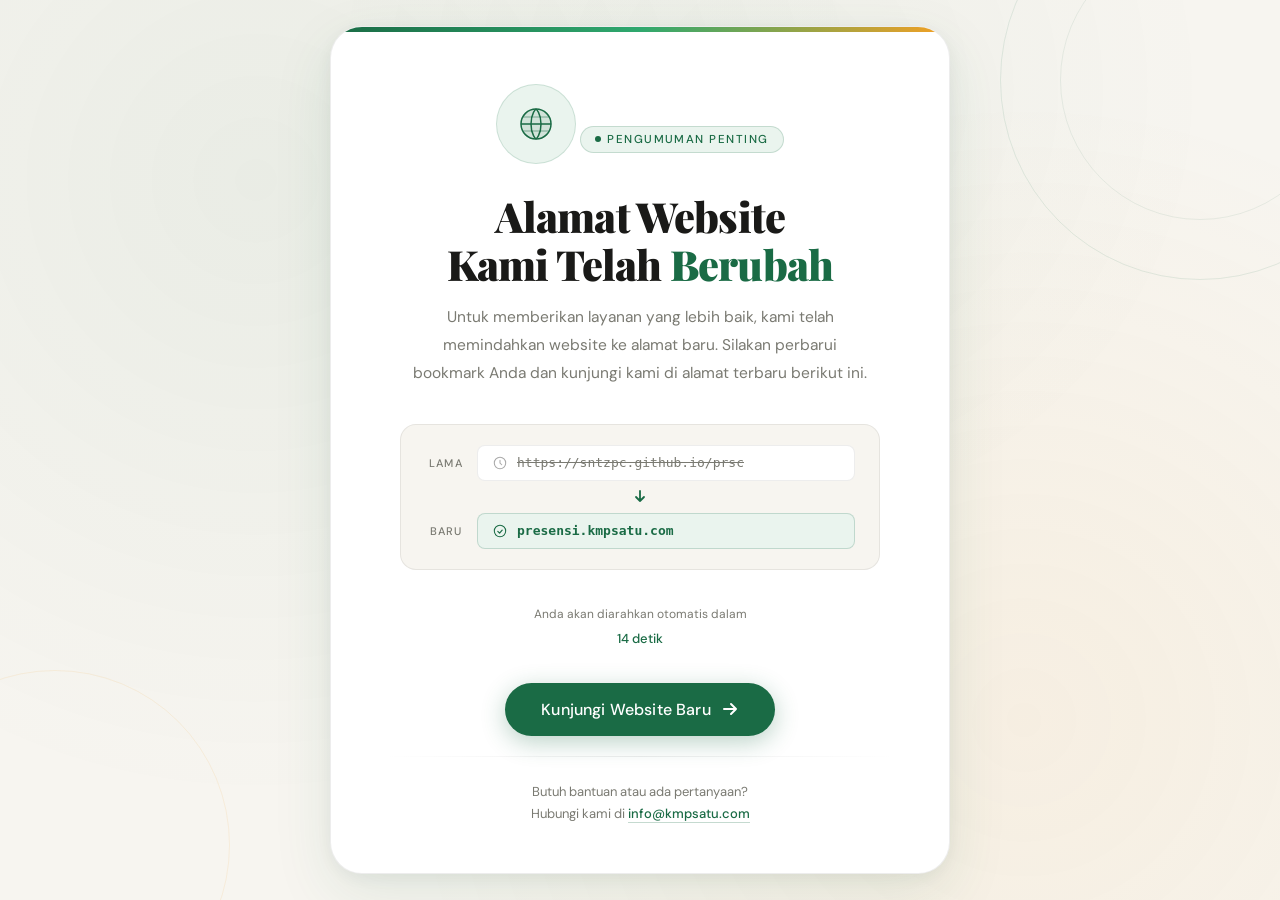
<file: index.html>
<!DOCTYPE html>
<html lang="id">
<head>
  <meta charset="UTF-8" />
  <meta name="viewport" content="width=device-width, initial-scale=1.0" />
  <title>Alamat Website Kami Telah Berubah</title>
  <link rel="preconnect" href="https://fonts.googleapis.com" />
  <link href="https://fonts.googleapis.com/css2?family=Playfair+Display:wght@700;900&family=DM+Sans:wght@300;400;500&display=swap" rel="stylesheet" />
  <style>
    *, *::before, *::after { box-sizing: border-box; margin: 0; padding: 0; }

    :root {
      --bg: #f7f5f0;
      --card: #ffffff;
      --border: rgba(0,0,0,0.07);
      --accent: #1a6b45;
      --accent-light: #eaf4ee;
      --accent-mid: rgba(26,107,69,0.12);
      --accent2: #f4a024;
      --text: #1a1a18;
      --muted: #7a7a72;
      --shadow: 0 20px 60px rgba(26,107,69,0.1), 0 4px 20px rgba(0,0,0,0.06);
    }

    body {
      background: var(--bg);
      color: var(--text);
      font-family: 'DM Sans', sans-serif;
      min-height: 100vh;
      display: flex;
      align-items: center;
      justify-content: center;
      position: relative;
      overflow: hidden;
    }

    /* Subtle background pattern */
    body::before {
      content: '';
      position: fixed; inset: 0; z-index: 0;
      background-image:
        radial-gradient(circle at 20% 20%, rgba(26,107,69,0.06) 0%, transparent 50%),
        radial-gradient(circle at 80% 80%, rgba(244,160,36,0.07) 0%, transparent 50%),
        radial-gradient(circle at 60% 10%, rgba(26,107,69,0.04) 0%, transparent 40%);
      pointer-events: none;
    }

    /* Decorative circles */
    .deco {
      position: fixed; border-radius: 50%; pointer-events: none; z-index: 0;
      animation: floatDeco 12s ease-in-out infinite alternate;
    }
    .deco-1 {
      width: 400px; height: 400px;
      border: 1px solid rgba(26,107,69,0.1);
      top: -120px; right: -120px;
      animation-delay: 0s;
    }
    .deco-2 {
      width: 280px; height: 280px;
      border: 1px solid rgba(26,107,69,0.08);
      top: -60px; right: -60px;
      animation-delay: -3s;
    }
    .deco-3 {
      width: 350px; height: 350px;
      border: 1px solid rgba(244,160,36,0.1);
      bottom: -120px; left: -120px;
      animation-delay: -6s;
    }

    @keyframes floatDeco {
      from { transform: translate(0,0) rotate(0deg); }
      to   { transform: translate(15px, -20px) rotate(8deg); }
    }

    /* Card */
    .card {
      position: relative; z-index: 1;
      background: var(--card);
      border: 1px solid var(--border);
      border-radius: 32px;
      padding: 0;
      max-width: 620px;
      width: calc(100% - 40px);
      box-shadow: var(--shadow);
      overflow: hidden;
      animation: fadeUp 0.85s cubic-bezier(.22,1,.36,1) both;
    }

    @keyframes fadeUp {
      from { opacity: 0; transform: translateY(32px); }
      to   { opacity: 1; transform: translateY(0); }
    }

    /* Top accent bar */
    .top-bar {
      height: 5px;
      background: linear-gradient(90deg, var(--accent), #2fa86e, var(--accent2));
    }

    .card-inner { padding: 52px 52px 48px; text-align: center; }

    /* Icon */
    .icon-wrap {
      display: inline-flex; align-items: center; justify-content: center;
      width: 80px; height: 80px;
      background: var(--accent-light);
      border-radius: 50%;
      border: 1.5px solid rgba(26,107,69,0.15);
      margin-bottom: 28px;
    }

    /* Badge */
    .badge {
      display: inline-flex; align-items: center; gap: 6px;
      font-size: 11.5px;
      font-weight: 500;
      letter-spacing: 0.13em;
      text-transform: uppercase;
      color: var(--accent);
      background: var(--accent-light);
      border: 1px solid rgba(26,107,69,0.18);
      border-radius: 100px;
      padding: 5px 14px;
      margin-bottom: 22px;
    }
    .badge-dot {
      width: 6px; height: 6px; border-radius: 50%;
      background: var(--accent);
      animation: pulse 1.8s ease-in-out infinite;
    }
    @keyframes pulse {
      0%,100% { opacity: 1; transform: scale(1); }
      50%      { opacity: 0.4; transform: scale(0.65); }
    }

    /* Heading */
    h1 {
      font-family: 'Playfair Display', serif;
      font-weight: 900;
      font-size: clamp(1.75rem, 4.5vw, 2.6rem);
      line-height: 1.15;
      letter-spacing: -0.02em;
      color: var(--text);
      margin-bottom: 16px;
    }
    h1 span { color: var(--accent); }

    p.desc {
      font-size: 15.5px;
      line-height: 1.8;
      color: var(--muted);
      max-width: 460px;
      margin: 0 auto 36px;
    }

    /* URL change visual */
    .url-box {
      background: var(--bg);
      border: 1px solid var(--border);
      border-radius: 16px;
      padding: 20px 24px;
      margin: 0 auto 36px;
      max-width: 480px;
    }

    .url-row {
      display: flex; align-items: center; gap: 10px;
      font-size: 13.5px;
    }
    .url-row + .url-row { margin-top: 12px; }

    .url-label {
      font-size: 11px;
      font-weight: 500;
      letter-spacing: 0.1em;
      text-transform: uppercase;
      min-width: 42px;
      color: var(--muted);
    }

    .url-chip {
      display: flex; align-items: center; gap: 7px;
      background: #fff;
      border: 1px solid var(--border);
      border-radius: 8px;
      padding: 7px 12px;
      font-family: monospace;
      font-size: 13px;
      flex: 1;
      overflow: hidden;
      text-overflow: ellipsis;
      white-space: nowrap;
    }
    .url-chip.old { color: var(--muted); text-decoration: line-through; }
    .url-chip.new { color: var(--accent); font-weight: 600; border-color: rgba(26,107,69,0.2); background: var(--accent-light); }

    .url-icon {
      flex-shrink: 0;
      display: flex; align-items: center; justify-content: center;
      width: 20px; height: 20px;
    }

    .arrow-down {
      display: flex; justify-content: center;
      margin: 6px 0;
    }
    .arrow-down svg { animation: bounceDown 1.8s ease-in-out infinite; }
    @keyframes bounceDown {
      0%,100% { transform: translateY(0); }
      50%      { transform: translateY(5px); }
    }

    /* Main CTA button */
    .btn-main {
      display: inline-flex; align-items: center; gap: 10px;
      background: var(--accent);
      color: #fff;
      font-family: 'DM Sans', sans-serif;
      font-size: 16px;
      font-weight: 500;
      text-decoration: none;
      padding: 16px 36px;
      border-radius: 100px;
      border: none;
      cursor: pointer;
      margin-bottom: 20px;
      transition: transform 0.2s, box-shadow 0.2s, background 0.2s;
      box-shadow: 0 6px 24px rgba(26,107,69,0.3);
      letter-spacing: 0.01em;
    }
    .btn-main:hover {
      transform: translateY(-2px);
      background: #155736;
      box-shadow: 0 10px 32px rgba(26,107,69,0.38);
    }
    .btn-main:active { transform: scale(0.97); }

    .btn-main svg { transition: transform 0.25s; }
    .btn-main:hover svg { transform: translateX(4px); }

    /* Countdown */
    .countdown-wrap {
      margin-bottom: 36px;
    }
    .countdown-label {
      font-size: 12px;
      color: var(--muted);
      margin-bottom: 8px;
    }
    .countdown-timer {
      font-size: 13px;
      color: var(--accent);
      font-weight: 500;
    }

    /* Divider */
    hr {
      border: none;
      height: 1px;
      background: linear-gradient(90deg, transparent, var(--border), transparent);
      margin: 0 0 24px;
    }

    /* Footer note */
    .footer-note {
      font-size: 13px;
      color: var(--muted);
      line-height: 1.7;
    }
    .footer-note a {
      color: var(--accent);
      text-decoration: none;
      font-weight: 500;
      border-bottom: 1px solid rgba(26,107,69,0.25);
    }
    .footer-note a:hover { color: #155736; }

    @media (max-width: 480px) {
      .card-inner { padding: 36px 24px 32px; }
      h1 { font-size: 1.65rem; }
      .url-chip { font-size: 11px; }
      .btn-main { font-size: 15px; padding: 14px 28px; width: 100%; justify-content: center; }
    }
  </style>
</head>
<body>

  <div class="deco deco-1"></div>
  <div class="deco deco-2"></div>
  <div class="deco deco-3"></div>

  <div class="card">
    <div class="top-bar"></div>
    <div class="card-inner">

      <!-- Icon -->
      <div class="icon-wrap">
        <svg width="36" height="36" viewBox="0 0 36 36" fill="none" xmlns="http://www.w3.org/2000/svg">
          <path d="M18 3C9.716 3 3 9.716 3 18s6.716 15 15 15 15-6.716 15-15S26.284 3 18 3z" fill="rgba(26,107,69,0.12)" stroke="#1a6b45" stroke-width="1.5"/>
          <path d="M18 3c0 0-5 4-5 15s5 15 5 15M18 3c0 0 5 4 5 15s-5 15-5 15" stroke="#1a6b45" stroke-width="1.5" fill="none"/>
          <path d="M3.5 18h29" stroke="#1a6b45" stroke-width="1.5" stroke-linecap="round"/>
          <path d="M6 11h24M6 25h24" stroke="#1a6b45" stroke-width="1.2" stroke-linecap="round" opacity="0.5"/>
        </svg>
      </div>

      <!-- Badge -->
      <div class="badge"><span class="badge-dot"></span>Pengumuman Penting</div>

      <!-- Heading -->
      <h1>Alamat Website<br/>Kami Telah <span>Berubah</span></h1>

      <!-- Description -->
      <p class="desc">
        Untuk memberikan layanan yang lebih baik, kami telah memindahkan website ke alamat baru.
        Silakan perbarui bookmark Anda dan kunjungi kami di alamat terbaru berikut ini.
      </p>

      <!-- URL Change Visual -->
      <div class="url-box">
        <div class="url-row">
          <span class="url-label">Lama</span>
          <div class="url-chip old">
            <span class="url-icon">
              <svg width="14" height="14" viewBox="0 0 16 16" fill="none"><circle cx="8" cy="8" r="6.5" stroke="#aaa" stroke-width="1.2"/><path d="M8 5v3l2 2" stroke="#aaa" stroke-width="1.2" stroke-linecap="round"/></svg>
            </span>
            https://sntzpc.github.io/prsc
          </div>
        </div>

        <div class="arrow-down">
          <svg width="20" height="20" viewBox="0 0 20 20" fill="none">
            <path d="M10 4v10M6 10l4 4 4-4" stroke="#1a6b45" stroke-width="1.8" stroke-linecap="round" stroke-linejoin="round"/>
          </svg>
        </div>

        <div class="url-row">
          <span class="url-label">Baru</span>
          <div class="url-chip new">
            <span class="url-icon">
              <svg width="14" height="14" viewBox="0 0 16 16" fill="none"><circle cx="8" cy="8" r="6.5" stroke="#1a6b45" stroke-width="1.2"/><path d="M5.5 8.5l2 2 3-3.5" stroke="#1a6b45" stroke-width="1.4" stroke-linecap="round" stroke-linejoin="round"/></svg>
            </span>
            presensi.kmpsatu.com
          </div>
        </div>
      </div>

      <!-- Countdown -->
      <div class="countdown-wrap">
        <p class="countdown-label">Anda akan diarahkan otomatis dalam</p>
        <p class="countdown-timer" id="countdown">15 detik</p>
      </div>

      <!-- CTA Button -->
      <a class="btn-main" href="https://presensi.kmpsatu.com" id="cta-btn">
        Kunjungi Website Baru
        <svg width="18" height="18" viewBox="0 0 18 18" fill="none">
          <path d="M3 9h12M10 4l5 5-5 5" stroke="#fff" stroke-width="2" stroke-linecap="round" stroke-linejoin="round"/>
        </svg>
      </a>

      <hr />

      <!-- Footer -->
      <p class="footer-note">
        Butuh bantuan atau ada pertanyaan?<br/>
        Hubungi kami di <a href="mailto:info@kmpsatu.com">info@kmpsatu.com</a>
      </p>

    </div>
  </div>

  <script>
    // Auto redirect countdown
    var seconds = 15;
    var el = document.getElementById('countdown');
    var btn = document.getElementById('cta-btn');
    var newUrl = 'https://presensi.kmpsatu.com';

    var timer = setInterval(function () {
      seconds--;
      if (seconds > 0) {
        el.textContent = seconds + ' detik';
      } else {
        clearInterval(timer);
        el.textContent = 'Mengalihkan...';
        window.location.href = newUrl;
      }
    }, 1000);

    // If user clicks button, clear timer
    btn.addEventListener('click', function () {
      clearInterval(timer);
    });
  </script>

</body>
</html>
</file>
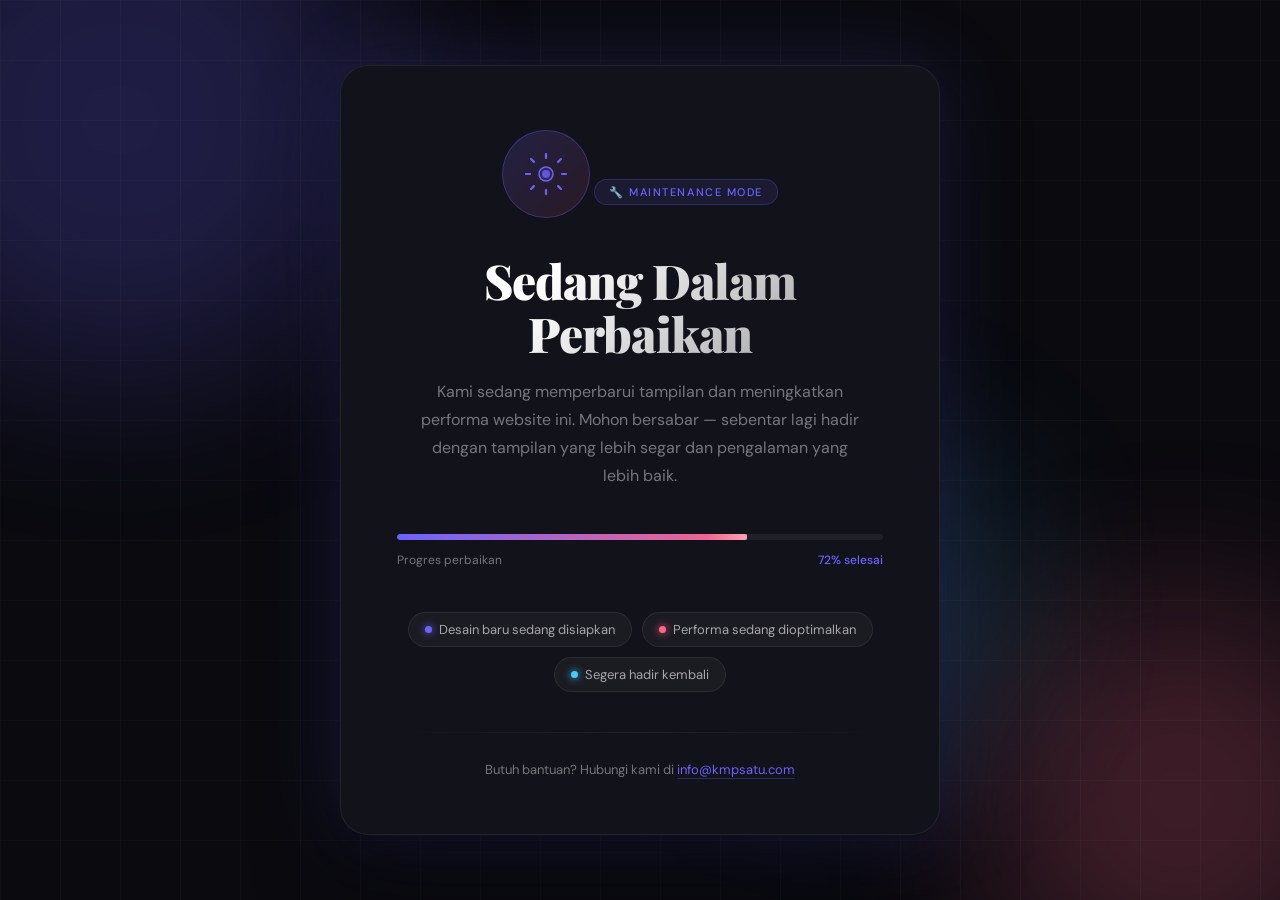
<file: backup_index.html>
<!DOCTYPE html>
<html lang="id">
<head>
  <meta charset="UTF-8" />
  <meta name="viewport" content="width=device-width, initial-scale=1.0" />
  <title>Sedang Dalam Perbaikan</title>
  <link rel="preconnect" href="https://fonts.googleapis.com" />
  <link href="https://fonts.googleapis.com/css2?family=Playfair+Display:wght@700;900&family=DM+Sans:wght@300;400;500&display=swap" rel="stylesheet" />
  <style>
    *, *::before, *::after { box-sizing: border-box; margin: 0; padding: 0; }

    :root {
      --bg: #0a0a0f;
      --card: #12121a;
      --border: rgba(255,255,255,0.07);
      --accent: #6C63FF;
      --accent2: #FF6584;
      --text: #f0f0f5;
      --muted: rgba(240,240,245,0.45);
      --glow: rgba(108,99,255,0.18);
    }

    body {
      background: var(--bg);
      color: var(--text);
      font-family: 'DM Sans', sans-serif;
      min-height: 100vh;
      display: flex;
      align-items: center;
      justify-content: center;
      overflow: hidden;
      position: relative;
    }

    /* Animated background blobs */
    .blob {
      position: fixed;
      border-radius: 50%;
      filter: blur(90px);
      opacity: 0.22;
      animation: drift 14s ease-in-out infinite alternate;
      pointer-events: none;
      z-index: 0;
    }
    .blob-1 { width: 520px; height: 520px; background: #6C63FF; top: -140px; left: -140px; animation-delay: 0s; }
    .blob-2 { width: 400px; height: 400px; background: #FF6584; bottom: -100px; right: -100px; animation-delay: -5s; }
    .blob-3 { width: 300px; height: 300px; background: #43CBFF; top: 50%; left: 55%; animation-delay: -9s; }

    @keyframes drift {
      0%   { transform: translate(0,0) scale(1); }
      50%  { transform: translate(40px, -30px) scale(1.07); }
      100% { transform: translate(-20px, 40px) scale(0.95); }
    }

    /* Grid overlay texture */
    .grid-overlay {
      position: fixed; inset: 0; z-index: 0; pointer-events: none;
      background-image:
        linear-gradient(rgba(255,255,255,0.025) 1px, transparent 1px),
        linear-gradient(90deg, rgba(255,255,255,0.025) 1px, transparent 1px);
      background-size: 60px 60px;
    }

    /* Main card */
    .card {
      position: relative; z-index: 1;
      background: var(--card);
      border: 1px solid var(--border);
      border-radius: 28px;
      padding: 64px 56px 56px;
      max-width: 600px;
      width: calc(100% - 40px);
      text-align: center;
      box-shadow: 0 0 80px var(--glow), 0 40px 80px rgba(0,0,0,0.5);
      animation: fadeUp 0.9s cubic-bezier(.22,1,.36,1) both;
    }

    @keyframes fadeUp {
      from { opacity: 0; transform: translateY(36px); }
      to   { opacity: 1; transform: translateY(0); }
    }

    /* Gear icon */
    .icon-wrap {
      display: inline-flex; align-items: center; justify-content: center;
      width: 88px; height: 88px;
      background: linear-gradient(135deg, rgba(108,99,255,0.18), rgba(255,101,132,0.1));
      border-radius: 50%;
      border: 1px solid rgba(108,99,255,0.3);
      margin-bottom: 36px;
      position: relative;
    }

    .gear-svg { animation: spin 10s linear infinite; }
    .gear-inner { animation: spin-reverse 7s linear infinite; transform-origin: center; }

    @keyframes spin { from { transform: rotate(0deg); } to { transform: rotate(360deg); } }
    @keyframes spin-reverse { from { transform: rotate(0deg); } to { transform: rotate(-360deg); } }

    /* Badge */
    .badge {
      display: inline-block;
      font-size: 11px;
      font-weight: 500;
      letter-spacing: 0.14em;
      text-transform: uppercase;
      color: var(--accent);
      background: rgba(108,99,255,0.1);
      border: 1px solid rgba(108,99,255,0.25);
      border-radius: 100px;
      padding: 5px 14px;
      margin-bottom: 20px;
    }

    /* Heading */
    h1 {
      font-family: 'Playfair Display', serif;
      font-weight: 900;
      font-size: clamp(2rem, 5vw, 3rem);
      line-height: 1.1;
      letter-spacing: -0.02em;
      margin-bottom: 18px;
      background: linear-gradient(135deg, #fff 30%, rgba(255,255,255,0.55));
      -webkit-background-clip: text;
      -webkit-text-fill-color: transparent;
      background-clip: text;
    }

    p.desc {
      font-size: 16px;
      line-height: 1.75;
      color: var(--muted);
      max-width: 440px;
      margin: 0 auto 44px;
    }

    /* Progress bar */
    .progress-wrap {
      background: rgba(255,255,255,0.06);
      border-radius: 100px;
      height: 6px;
      margin: 0 auto 12px;
      overflow: hidden;
    }
    .progress-bar {
      height: 100%;
      width: 72%;
      background: linear-gradient(90deg, var(--accent), var(--accent2));
      border-radius: 100px;
      animation: growBar 2s cubic-bezier(.22,1,.36,1) both;
      animation-delay: 0.6s;
      position: relative;
    }
    .progress-bar::after {
      content: '';
      position: absolute; right: 0; top: 0; bottom: 0;
      width: 40px;
      background: linear-gradient(90deg, transparent, rgba(255,255,255,0.4));
      animation: shimmer 2.2s ease-in-out infinite;
    }

    @keyframes growBar { from { width: 0%; } to { width: 72%; } }
    @keyframes shimmer {
      0%,100% { opacity: 0; }
      50% { opacity: 1; }
    }

    .progress-label {
      display: flex; justify-content: space-between;
      font-size: 12px; color: var(--muted);
      margin-bottom: 44px;
    }
    .progress-label span:last-child { color: var(--accent); font-weight: 500; }

    /* Info pills */
    .pills {
      display: flex; flex-wrap: wrap; gap: 10px; justify-content: center;
      margin-bottom: 40px;
    }
    .pill {
      display: flex; align-items: center; gap: 7px;
      background: rgba(255,255,255,0.04);
      border: 1px solid var(--border);
      border-radius: 100px;
      padding: 8px 16px;
      font-size: 13px;
      color: rgba(240,240,245,0.65);
    }
    .pill-dot {
      width: 7px; height: 7px; border-radius: 50%;
      background: var(--accent);
      box-shadow: 0 0 8px var(--accent);
      animation: pulse 1.8s ease-in-out infinite;
    }
    .pill-dot.orange { background: var(--accent2); box-shadow: 0 0 8px var(--accent2); animation-delay: 0.6s; }
    .pill-dot.teal { background: #43CBFF; box-shadow: 0 0 8px #43CBFF; animation-delay: 1.2s; }

    @keyframes pulse {
      0%,100% { opacity: 1; transform: scale(1); }
      50% { opacity: 0.5; transform: scale(0.7); }
    }

    /* Divider */
    .divider {
      border: none; height: 1px;
      background: linear-gradient(90deg, transparent, var(--border), transparent);
      margin-bottom: 28px;
    }

    /* Footer text */
    .footer-txt {
      font-size: 13px;
      color: var(--muted);
    }
    .footer-txt a {
      color: var(--accent);
      text-decoration: none;
      border-bottom: 1px solid rgba(108,99,255,0.3);
      transition: color 0.2s;
    }
    .footer-txt a:hover { color: #fff; }

    /* Floating dots decoration */
    .dot-dec {
      position: fixed; z-index: 0; pointer-events: none;
      border-radius: 50%; opacity: 0.5;
      animation: floatUp 8s ease-in-out infinite;
    }
    .dot-dec:nth-child(1) { width: 5px; height: 5px; background: var(--accent); bottom: 20%; left: 15%; animation-delay: 0s; }
    .dot-dec:nth-child(2) { width: 3px; height: 3px; background: var(--accent2); bottom: 60%; left: 8%; animation-delay: -2s; }
    .dot-dec:nth-child(3) { width: 4px; height: 4px; background: #43CBFF; bottom: 40%; right: 12%; animation-delay: -4s; }
    .dot-dec:nth-child(4) { width: 6px; height: 6px; background: var(--accent); bottom: 75%; right: 20%; animation-delay: -6s; }

    @keyframes floatUp {
      0%   { transform: translateY(0) scale(1); opacity: 0.5; }
      50%  { transform: translateY(-60px) scale(1.2); opacity: 0.8; }
      100% { transform: translateY(-120px) scale(0.8); opacity: 0; }
    }

    @media (max-width: 480px) {
      .card { padding: 44px 28px 40px; }
      h1 { font-size: 1.9rem; }
    }
  </style>
</head>
<body>

  <div class="blob blob-1"></div>
  <div class="blob blob-2"></div>
  <div class="blob blob-3"></div>
  <div class="grid-overlay"></div>

  <div class="dot-dec"></div>
  <div class="dot-dec"></div>
  <div class="dot-dec"></div>
  <div class="dot-dec"></div>

  <div class="card">
    <div class="icon-wrap">
      <svg class="gear-svg" width="44" height="44" viewBox="0 0 44 44" fill="none" xmlns="http://www.w3.org/2000/svg">
        <path d="M22 15a7 7 0 1 1 0 14 7 7 0 0 1 0-14z" fill="rgba(108,99,255,0.15)" stroke="#6C63FF" stroke-width="1.5"/>
        <path d="M22 2v4M22 38v4M2 22h4M38 22h4
          M7.05 7.05l2.83 2.83M34.12 34.12l2.83 2.83
          M36.95 7.05l-2.83 2.83M9.88 34.12l-2.83 2.83"
          stroke="#6C63FF" stroke-width="2.2" stroke-linecap="round"/>
        <circle class="gear-inner" cx="22" cy="22" r="4" fill="#6C63FF" opacity="0.8"/>
      </svg>
    </div>

    <div class="badge">🔧 Maintenance Mode</div>

    <h1>Sedang Dalam<br/>Perbaikan</h1>

    <p class="desc">
      Kami sedang memperbarui tampilan dan meningkatkan performa website ini.
      Mohon bersabar — sebentar lagi hadir dengan tampilan yang lebih segar dan pengalaman yang lebih baik.
    </p>

    <div class="progress-wrap">
      <div class="progress-bar"></div>
    </div>
    <div class="progress-label">
      <span>Progres perbaikan</span>
      <span>72% selesai</span>
    </div>

    <div class="pills">
      <div class="pill"><span class="pill-dot"></span>Desain baru sedang disiapkan</div>
      <div class="pill"><span class="pill-dot orange"></span>Performa sedang dioptimalkan</div>
      <div class="pill"><span class="pill-dot teal"></span>Segera hadir kembali</div>
    </div>

    <hr class="divider" />

    <p class="footer-txt">
      Butuh bantuan? Hubungi kami di
      <a href="mailto:info@kmpsatu.com">info@kmpsatu.com</a>
    </p>
  </div>

</body>
</html>
</file>
